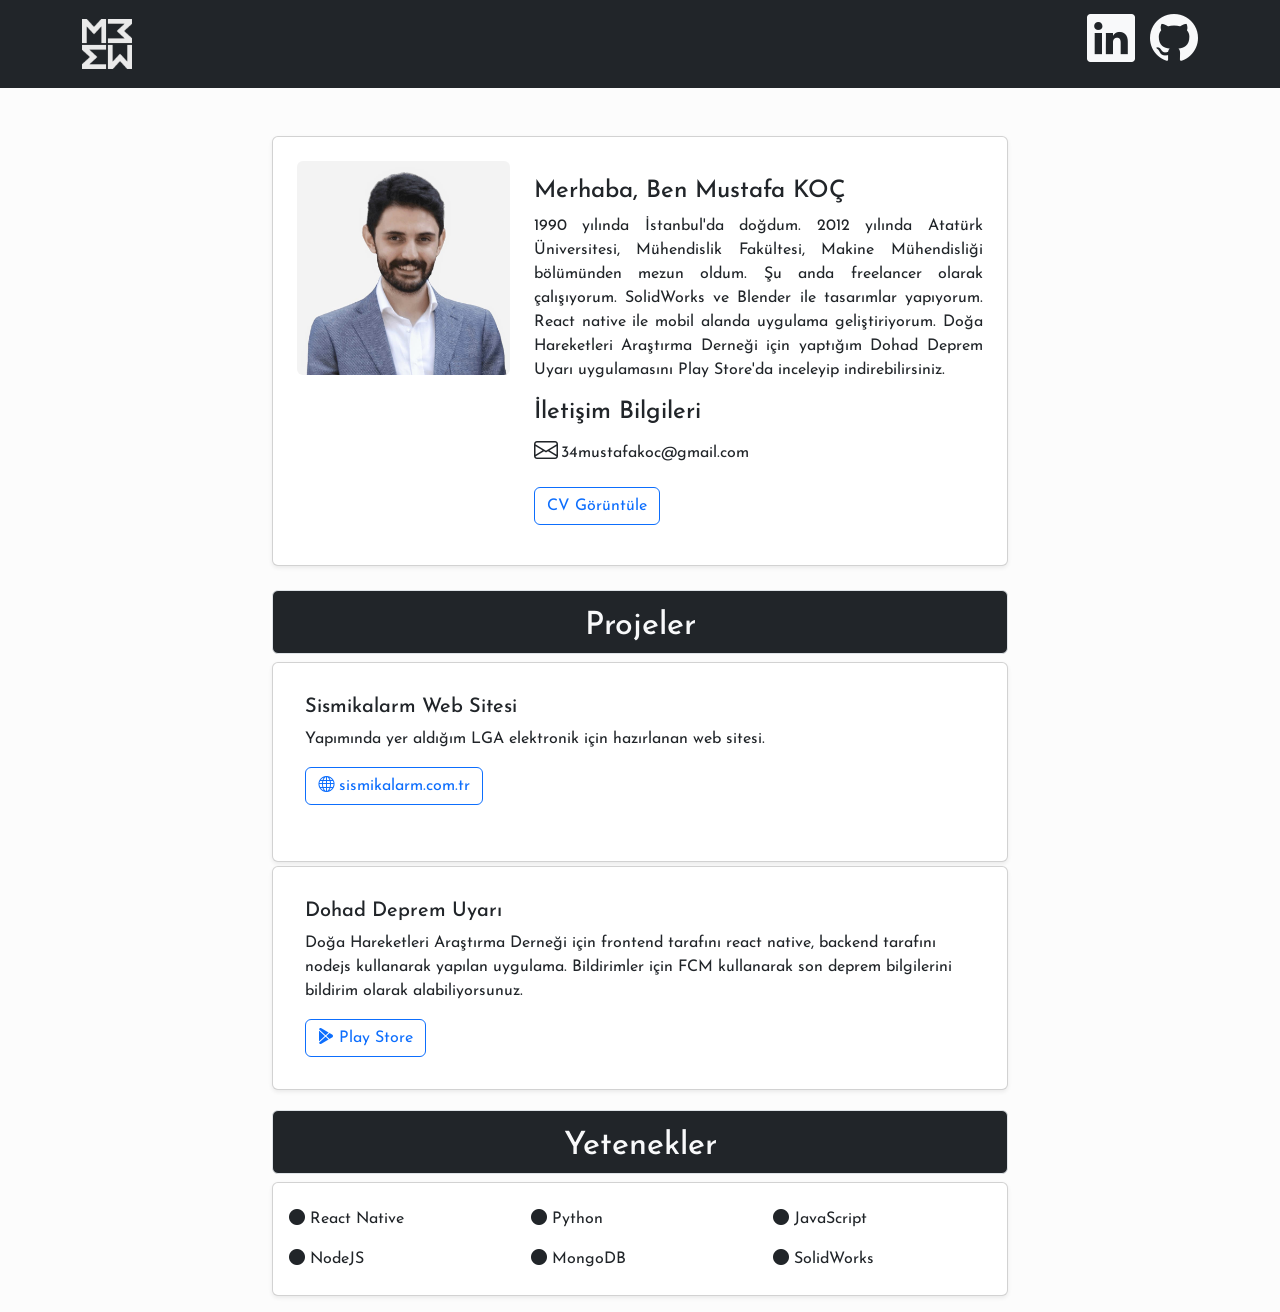
<file: index.html>
<!DOCTYPE html>
<html lang="en">

<head>
    <meta charset="UTF-8">
    <meta http-equiv="X-UA-Compatible" content="IE=edge">
    <meta name="viewport" content="width=device-width, initial-scale=1.0">
    <link href="https://fonts.googleapis.com/css2?family=Josefin+Sans&display=swap" rel="stylesheet">
    <link rel="stylesheet" href="https://cdn.jsdelivr.net/npm/bootstrap@5.2.3/dist/css/bootstrap.min.css">
    <link rel="stylesheet" href="https://cdn.jsdelivr.net/npm/bootstrap-icons@1.10.5/font/bootstrap-icons.css">
    <link rel="stylesheet" href="style.css">
    <link rel="icon" type="image/x-icon" href="./mylogo.png">
    <title>Mustafa Koç | Portfolyo</title>
</head>

<body>
    <nav class="navbar navbar-expand-lg bg-dark">
        <div class="container">
            <!-- <a class="navbar-brand text-light" href="#">Mustafa KOÇ</a> -->
            <img src="./mylogo.png" alt="logo" width="50px">
            <div>
                <a href="https://www.linkedin.com/in/mustafakoc34" target="_blank" class="link-dark text-light"
                    style="margin-right:10px; text-decoration: none;">
                    <i class="bi bi-linkedin" style="font-size: xxx-large"></i>
                </a>
                <a href="https://github.com/mustafakoc34" target="_blank" class="link-dark text-light"
                    style="text-decoration: none;">
                    <i class="bi bi-github" style="font-size: xxx-large;"></i>
                </a>
            </div>
        </div>
    </nav>
    <div class="container">
        <div class="row mt-5">
            <div class="col-sm-8 offset-sm-2">
                <div class="card shadow-sm mb-2 p-4 bg-body rounded" style="max-width: 100%; min-height:400px ">
                    <div class="row">

                        <div class="col-md-4">
                            <img src="./img/pp-3.jpeg" class="img-fluid rounded bg-white" alt="profil"
                                style="width: 300px;">

                        </div>
                        <div class="col-md-8">
                            <div>
                                <h4 class="card-title mt-3">Merhaba, Ben Mustafa KOÇ</h4>
                                <p class="card-text" style="text-align: justify;">
                                    1990 yılında İstanbul'da doğdum. 2012
                                    yılında Atatürk
                                    Üniversitesi,
                                    Mühendislik Fakültesi,
                                    Makine Mühendisliği bölümünden mezun oldum. Şu anda freelancer olarak çalışıyorum.
                                    SolidWorks ve Blender ile tasarımlar yapıyorum. React native ile
                                    mobil alanda uygulama geliştiriyorum.
                                    Doğa
                                    Hareketleri
                                    Araştırma Derneği için
                                    yaptığım Dohad Deprem Uyarı uygulamasını Play Store'da inceleyip
                                    indirebilirsiniz.
                                </p>
                                <h4 class="mt-2">İletişim Bilgileri</h4>

                                <div class="col-sm-3 col-md-12 d-flex align-items-center">
                                    <i class="bi bi-envelope" style="font-size: x-large; padding-right:3px;"></i>
                                    <span>34mustafakoc@gmail.com</span>

                                </div>
                                <a href="./cv-mustafa-koc.pdf"
                                    class="btn btn-outline-primary mt-3 mb-3 text-decoration-none text-center">
                                    CV Görüntüle
                                </a>

                            </div>
                        </div>
                    </div>
                </div>
            </div>
            <div class="col-sm-8 offset-sm-2">
                <div class="row">

                    <div class="col-sm-12">
                        <div class="border bg-dark text-light rounded mb-2 mt-3 pt-3 d-flex justify-content-center">
                            <h2>Projeler</h2>
                        </div>
                        <div class="card shadow-sm p-3 mb-1 bg-body rounded" style="min-height:200px">
                            <div class="card-body align-content-between flex-wrap">
                                <h5 class="card-title">Sismikalarm Web Sitesi</h5>
                                <p class="card-text">Yapımında yer aldığım LGA elektronik için hazırlanan
                                    web sitesi.
                                </p>
                                <a href="https://sismikalarm.com.tr/" class="btn btn-outline-primary"><i
                                        class="bi bi-globe"></i> sismikalarm.com.tr</a>
                            </div>
                        </div>
                        <div class="card shadow-sm p-3 mb-1 bg-body rounded" style="min-height:200px">
                            <div class="card-body d-flex align-content-between flex-wrap">
                                <h5 class="card-title">Dohad Deprem Uyarı</h5>
                                <p class="card-text">Doğa Hareketleri Araştırma Derneği için frontend tarafını
                                    react
                                    native,
                                    backend tarafını nodejs
                                    kullanarak yapılan uygulama.
                                    Bildirimler için FCM kullanarak son deprem bilgilerini bildirim olarak
                                    alabiliyorsunuz.
                                </p>
                                <a href="https://play.google.com/store/apps/details?id=com.dohadapp&gl=TR"
                                    class="btn btn-outline-primary"><i class="bi bi-google-play"></i> Play
                                    Store</a>
                            </div>
                        </div>
                    </div>
                    <div class="col-sm-12">
                        <div class="border bg-dark text-light rounded mb-2 mt-3 pt-3 d-flex justify-content-center">
                            <h2>Yetenekler</h2>
                        </div>
                        <div class="card shadow-sm p-3 mb-3 bg-body rounded">
                            <div class="row">

                                <div class="col-sm-12 col-lg-4 my-2">
                                    <i class="bi bi-circle-fill"></i>
                                    <span>React Native</span>
                                </div>
                                <div class="col-sm-12 col-lg-4 my-2">
                                    <i class="bi bi-circle-fill"></i>
                                    <span>Python</span>
                                </div>
                                <div class="col-sm-12 col-lg-4 my-2">
                                    <i class="bi bi-circle-fill"></i>
                                    <span>JavaScript</span>
                                </div>
                                <div class="col-sm-12 col-lg-4 my-2">
                                    <i class="bi bi-circle-fill"></i>
                                    <span>NodeJS</span>
                                </div>
                                <div class="col-sm-12 col-lg-4 my-2">
                                    <i class="bi bi-circle-fill"></i>
                                    <span>MongoDB</span>
                                </div>
                                <div class="col-sm-12 col-lg-4 my-2">
                                    <i class="bi bi-circle-fill"></i>
                                    <span>SolidWorks</span>
                                </div>
                            </div>
                        </div>
                    </div>
                </div>
            </div>
        </div>
    </div>
    <script src=" 	https://cdn.jsdelivr.net/npm/bootstrap@5.2.3/dist/js/bootstrap.bundle.min.js"></script>
</body>

</html>
</file>
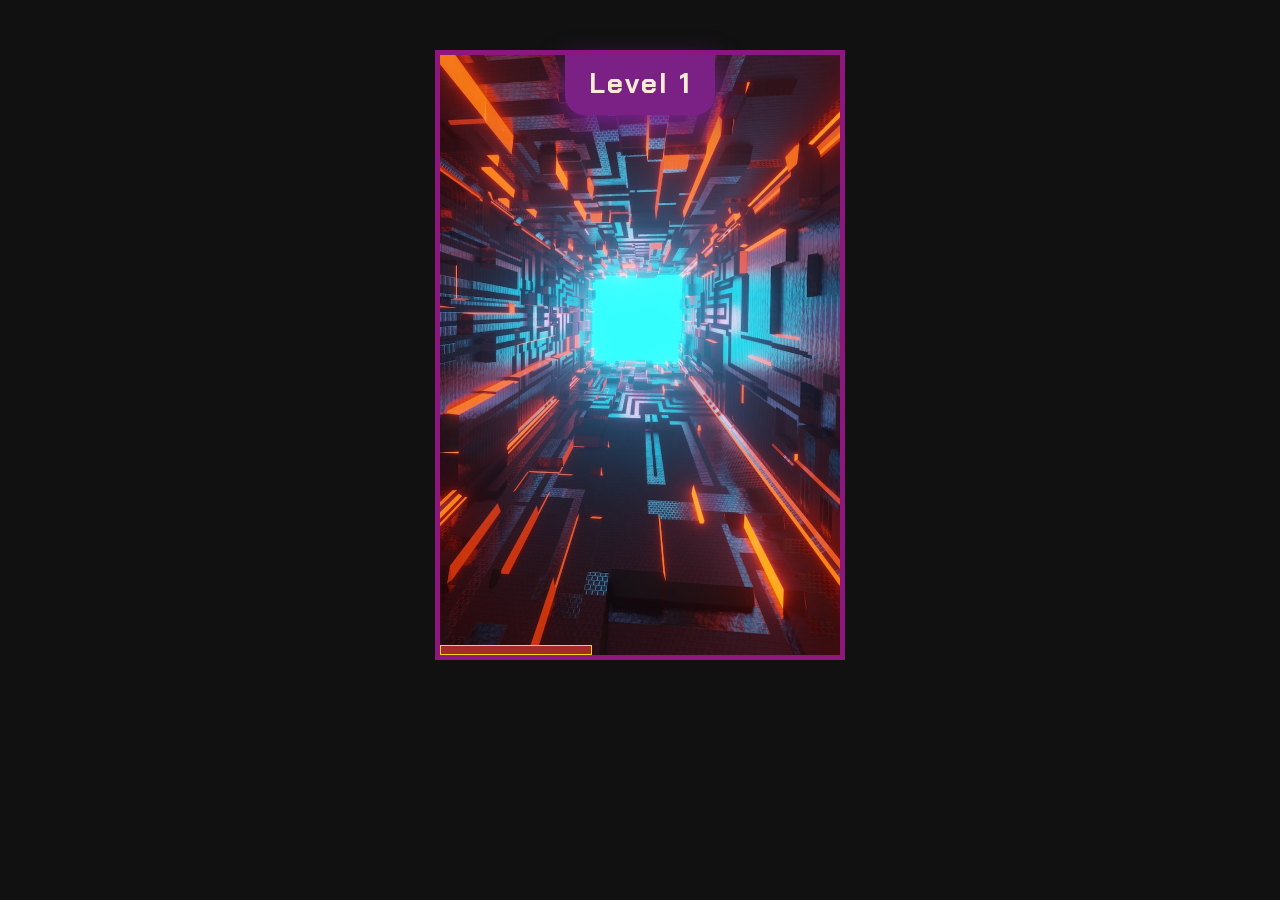
<file: gameProject/index.html>
<!DOCTYPE html>
<html lang="en">
<head>
    <meta charset="UTF-8">
    <meta http-equiv="X-UA-Compatible" content="IE=edge">
    <meta name="viewport" content="width=device-width, initial-scale=1.0">
    <link rel="stylesheet" href="style.css">
    <link href="https://fonts.googleapis.com/css2?family=Chakra+Petch&display=swap" rel="stylesheet">
    <title>Game Project</title>
</head>
<body>
    <div id="solAlan">
        <div id="seviye">Level 1</div>
        <div class="box"></div>
        
    </div>
    <div id="tekrarAlani"></div>
   
    

    <script src="custom.js"></script>
</body>
</html>
</file>
<file: style.css>
body {
    margin: 0px;
    font-family: 'Josefin Sans', sans-serif;
    height: auto;
    background-color: rgb(252, 252, 252);
    
}
</file>
<file: gameProject/style.css>
body{
    font-family: 'Chakra Petch', sans-serif;
    font-weight: 800;
    font-size: larger;
    letter-spacing: 2px;
    margin: auto;
    background-color: rgb(17, 17, 17);
    height: 100%;
}

#seviye{
    font-size: 28px;
    text-align: center;
    margin: 0px auto 0px auto;
    padding-top: 10px;
    border-radius: 0px 0px 20px 20px;
    box-shadow: 1px 10px 30px rgb(125, 33, 149);
    color: antiquewhite;
    width: 150px;
    height: 50px;
    background-color: rgb(123, 33, 133);
}

#solAlan{
    width: 400px;
    height:600px;
    background-image: url(./bg-0.jpg);
    background-size: cover;
    background-position: 55% 50%;
    margin: 50px auto 0 auto;
    position: relative;
    border: 5px solid rgb(141, 22, 127);
}

.box{
    --bgc: brown;
    width: 150px;
    height: 8px;
    background-color: var(--bgc);
    position: absolute;
    bottom :0px;
    animation: hareket infinite;
    animation-duration: 4s;
    animation-timing-function: linear;
    border: 1px solid gold;
    
}

.stopBox{
    animation-play-state: paused;
}

/* @keyframes hareket {
    0%   {transform: translate(0, 0);}
    50%  {transform: translate(200px, 0);}
    100% {transform: translate(0, 0);}
} */

@keyframes hareket {
    0%   {left:0px;}
    50%  {left:250px;}
    100% {left:0px;}
}

@keyframes hareket2 {
    0%   {left:0px;}
    50%  {left:250px;}
    100% {left:0px;}
}

@keyframes hareket3 {
    0%   {left:0px;}
    50%  {left:300px;}
    100% {left:0px;}
}

@keyframes hareket4 {
    0%   {left:0px;}
    50%  {left:350px;}
    100% {left:0px;}
}

#tekrarAlani{
    margin-left: auto;
    margin-right: auto;
    width: 200px;
    height: 60px;
    
}

#tekrar{
    font-size: 24px;
    background-color: chartreuse;
    border-radius: 5px;
    width: 200px;
    height: 50px;
}

#tekrar a{
    text-decoration: none;
}

h1{
    color: aliceblue;
}
</file>
